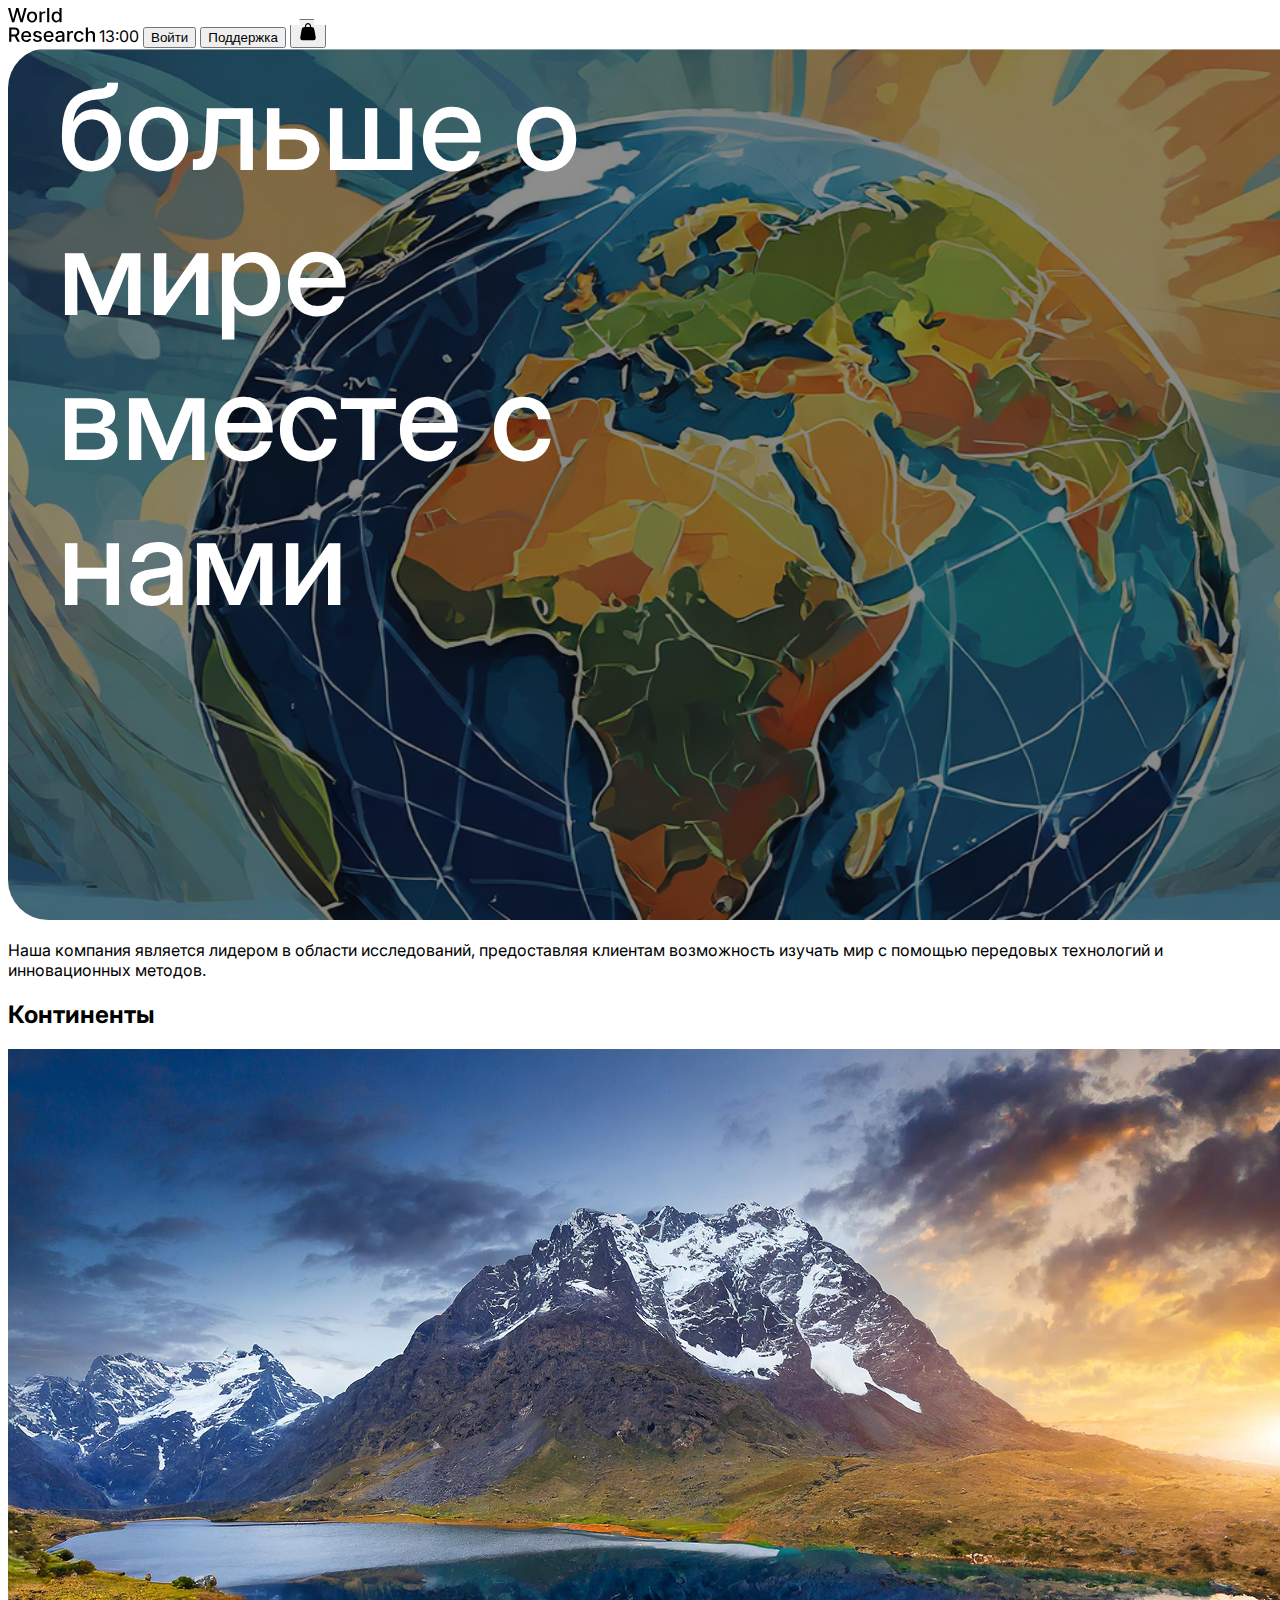
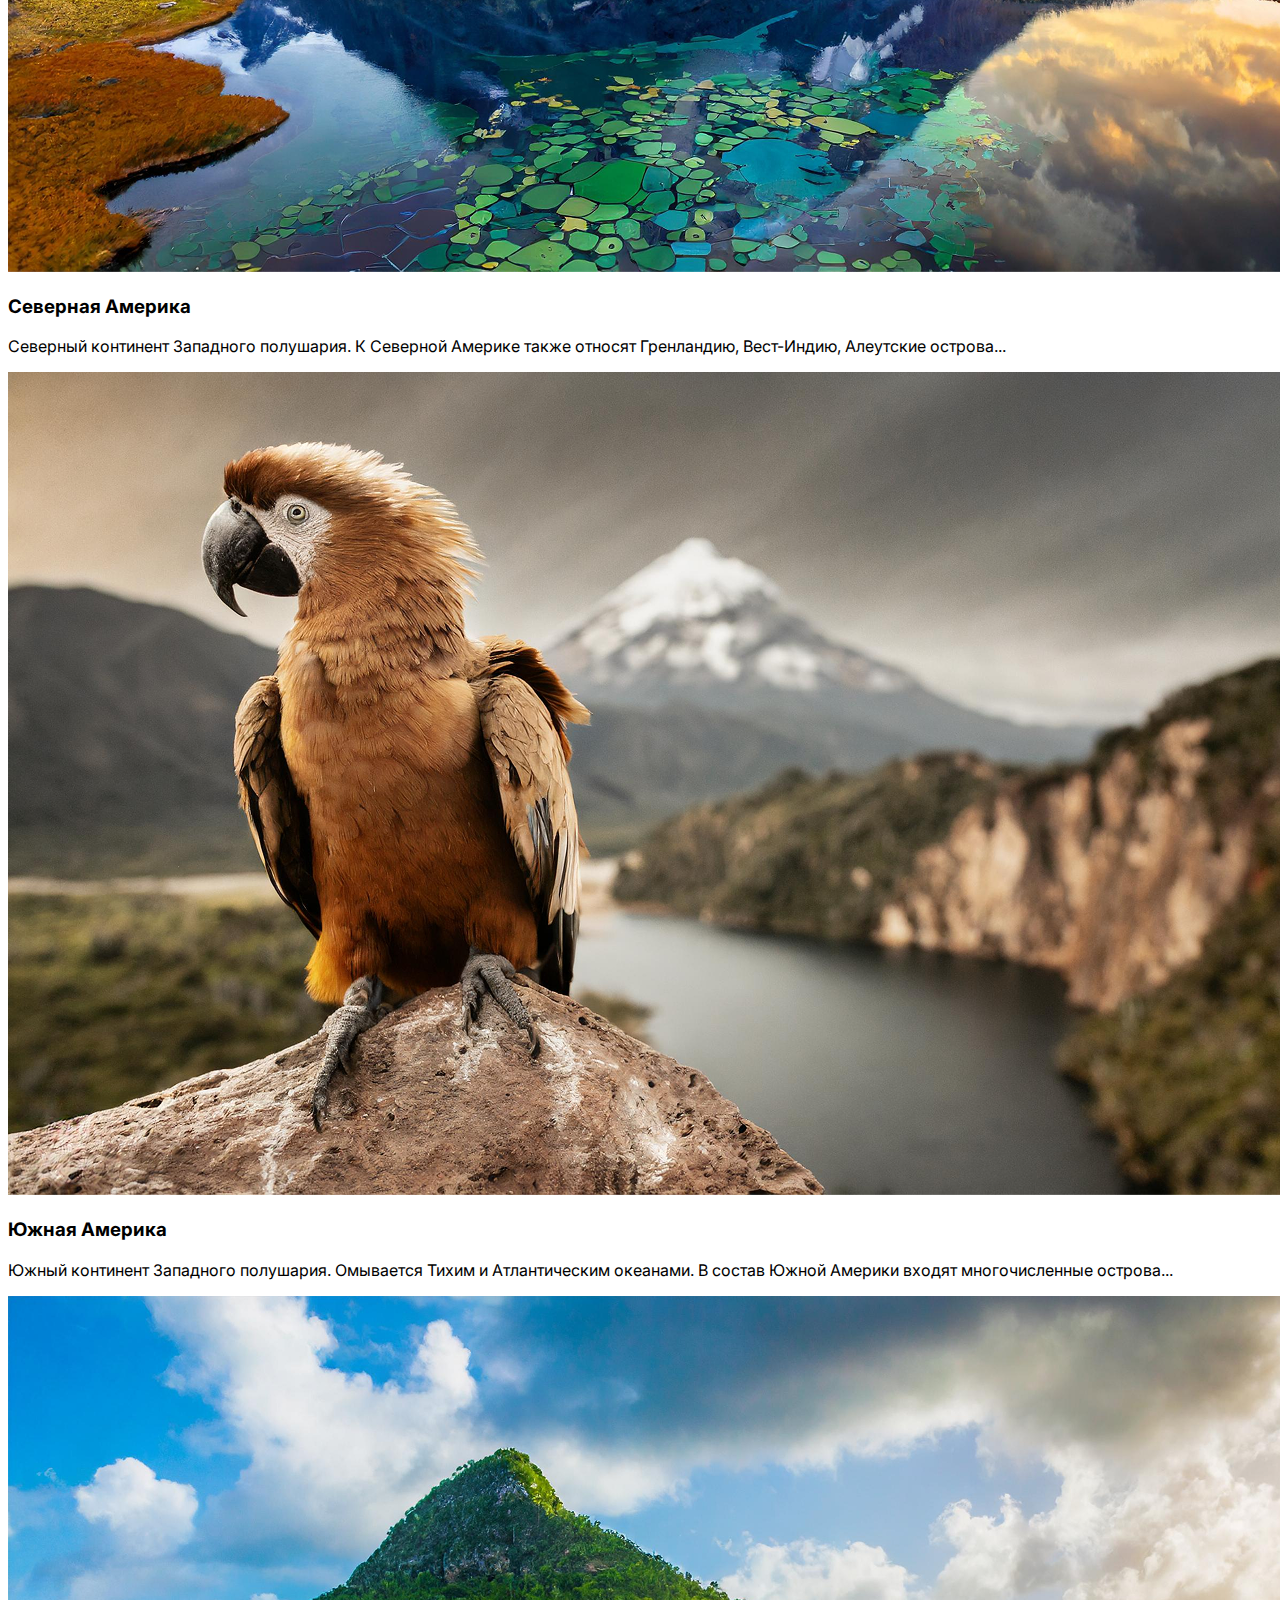
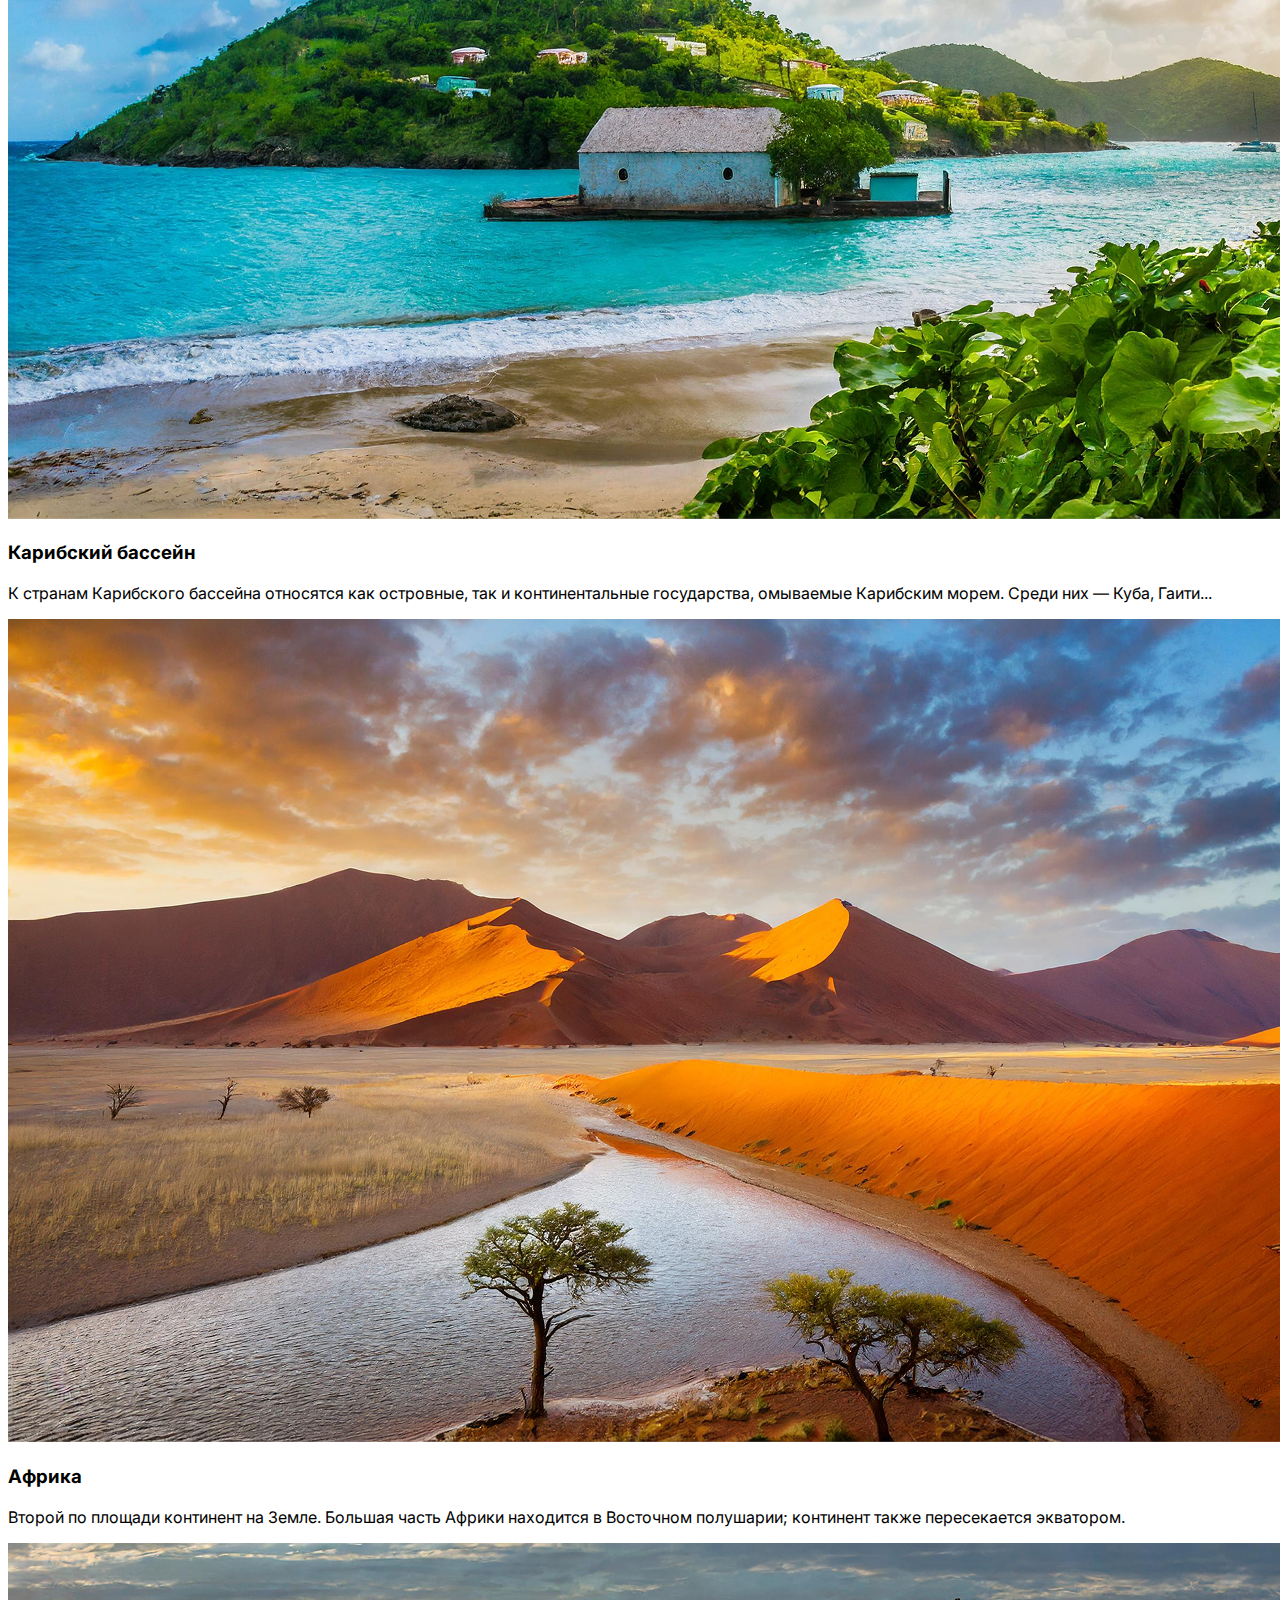
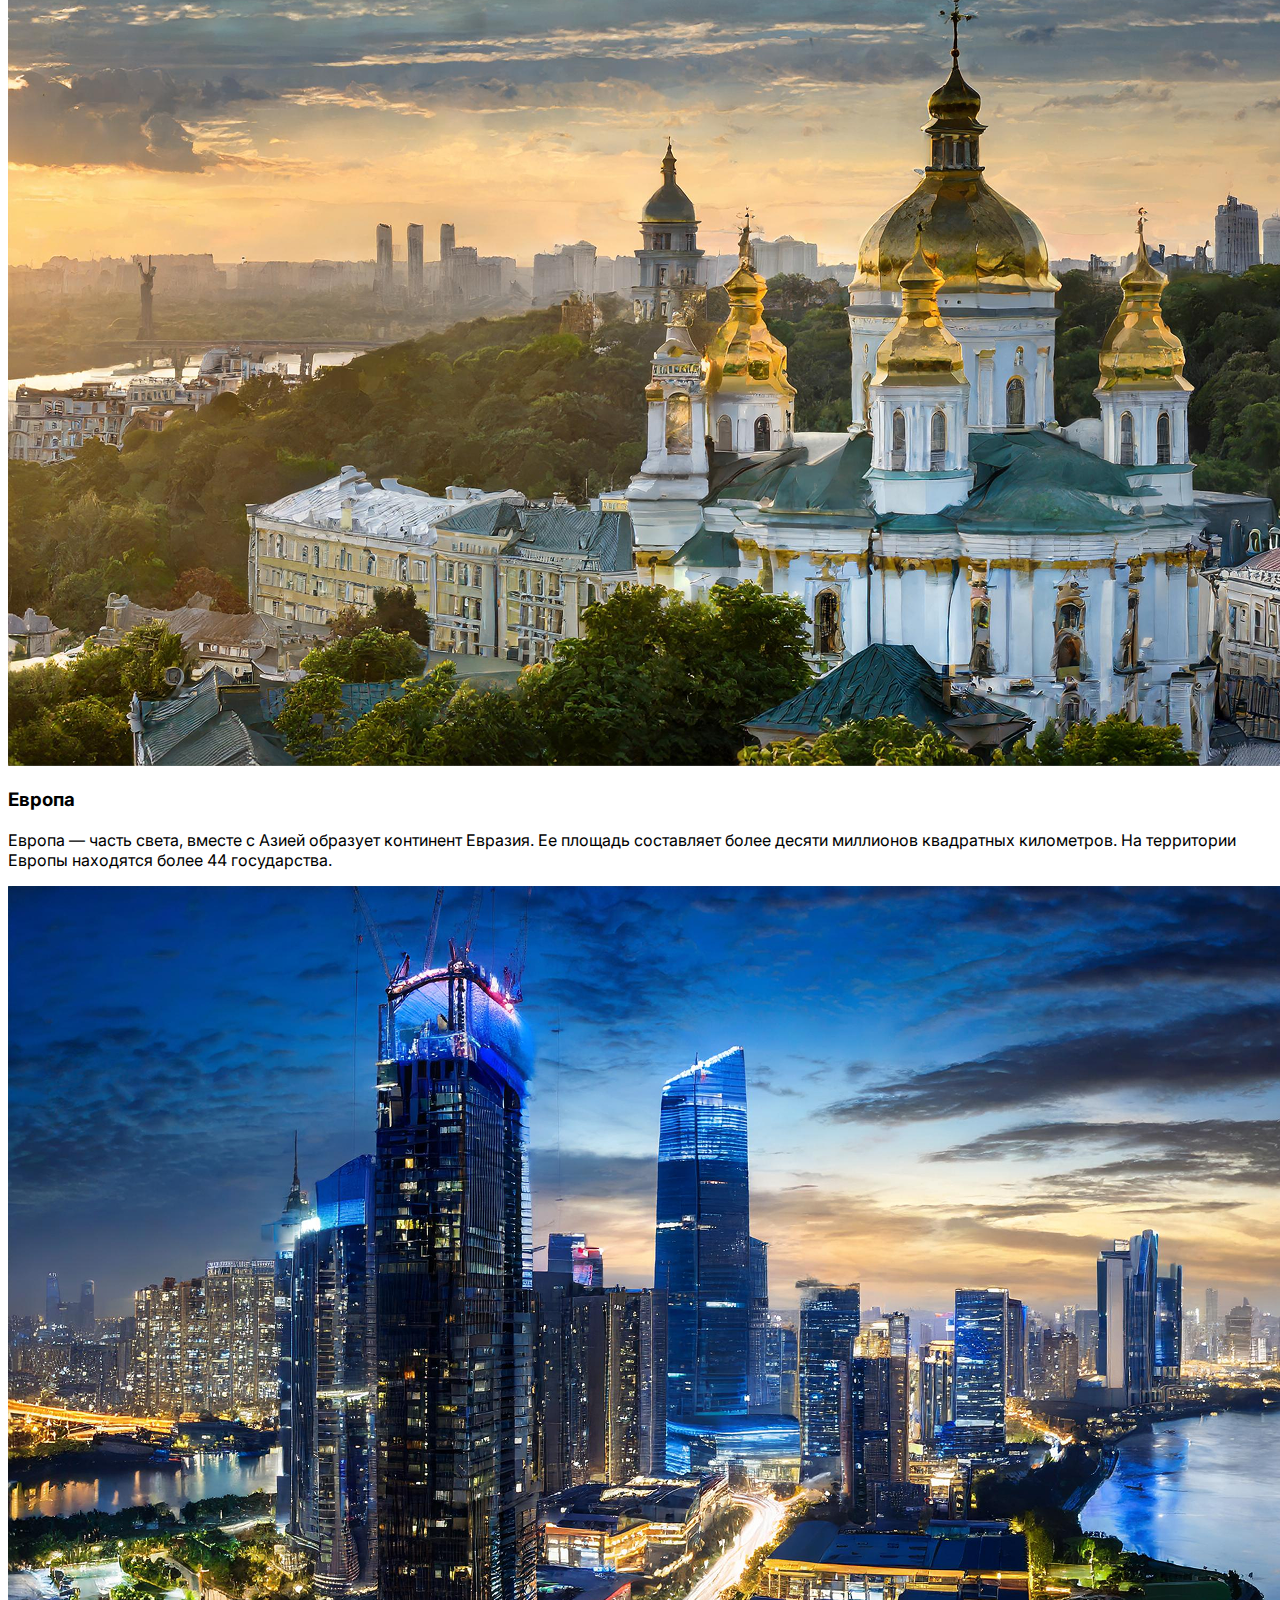
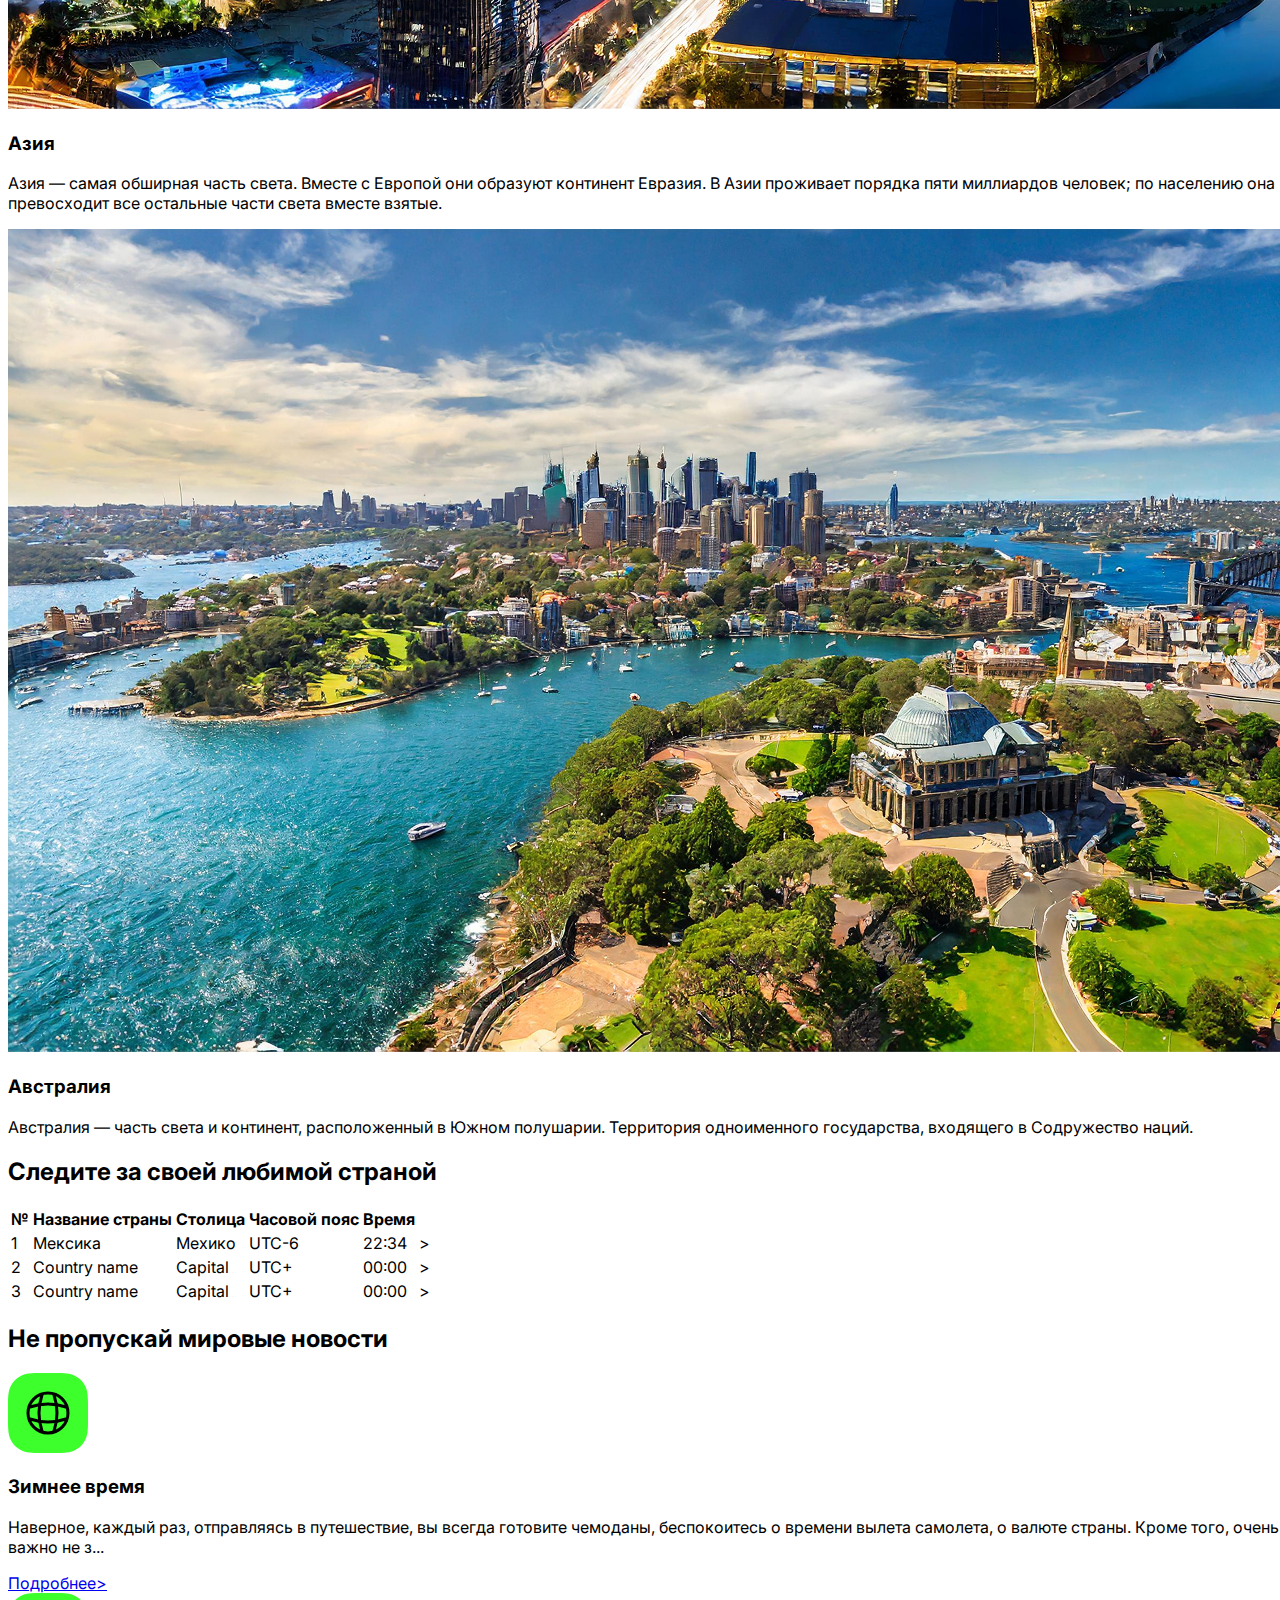
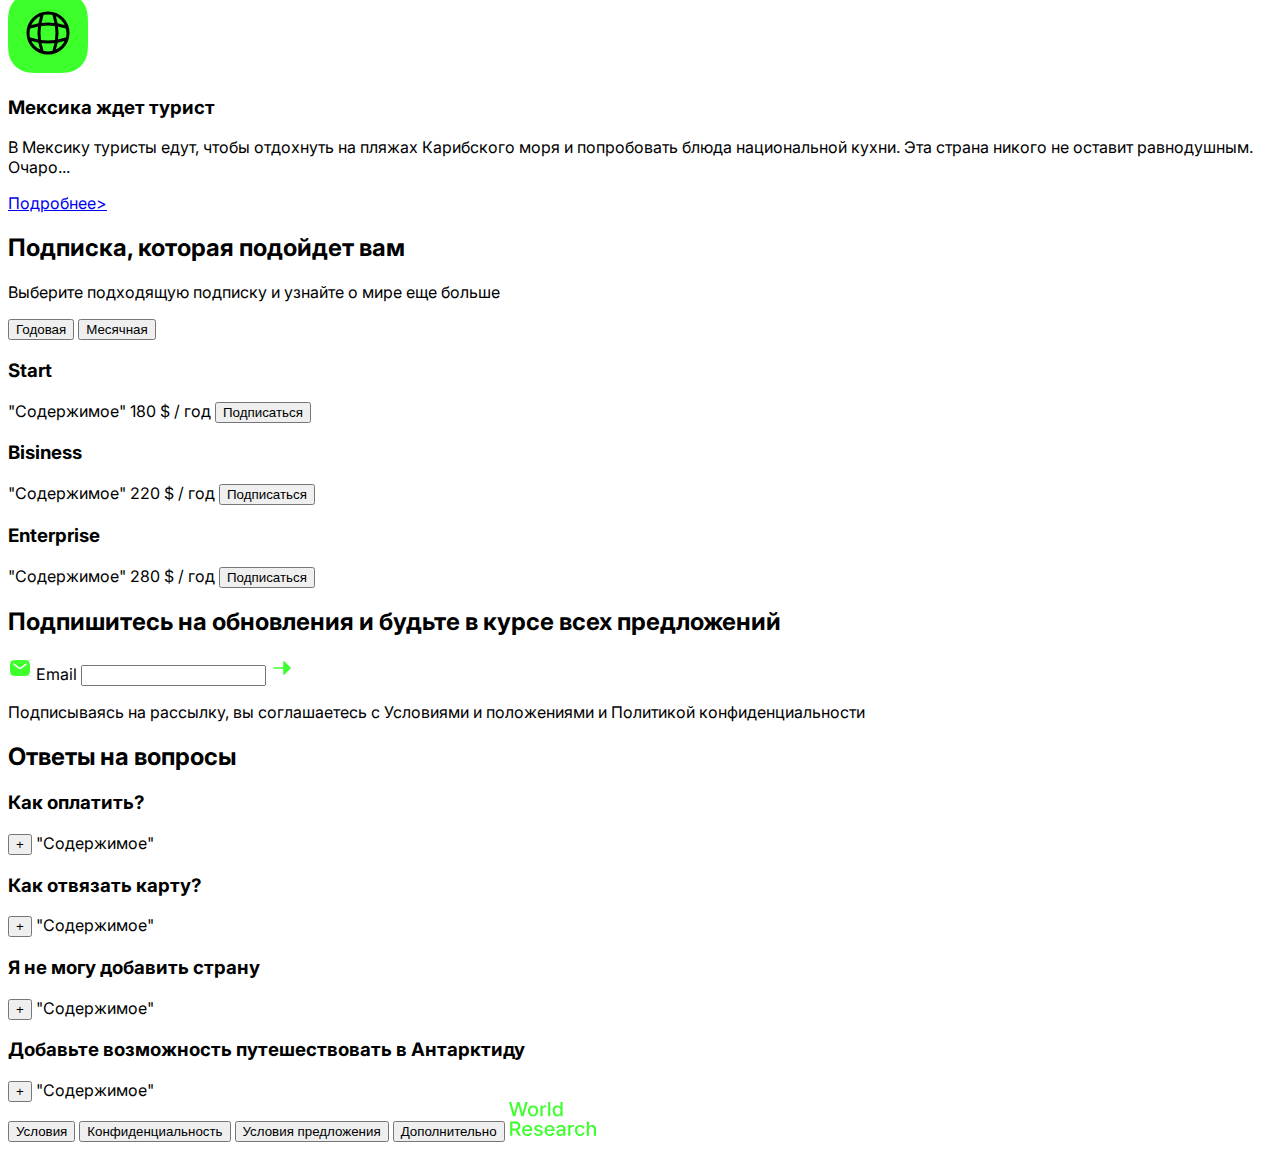
<file: index.html>
<!DOCTYPE html>
<html>
<head>
  <link rel="stylesheet" href="index.css">
  <link rel="preconnect" href="https://fonts.googleapis.com">
  <link rel="preconnect" href="https://fonts.gstatic.com" crossorigin>
  <link href="https://fonts.googleapis.com/css2?family=Inter:ital,opsz,wght@0,14..32,100..900;1,14..32,100..900&display=swap" rel="stylesheet">
</head>
<body>
  <header>
    <nav>
      <img src="Materials\LOGO_header.svg" alt="лого_WorldResearch">
      <time datetime="T13:00">13:00</time>
      <button>Войти</button>
      <button>Поддержка</button>
      <button><img src="Materials/BAG_SVG.svg"></button>
    </nav>
  </header>
  <div class="Initial_Image">
    <img src="Materials\Earth_PNG.png" alt="Начальное изображение-планета Земля">
    <div class="Text_overlay">
    <span>Узнайте больше о мире вместе с нами</span>
    </div>
  </div>
  <article>
    <p>Наша компания является лидером в области исследований, предоставляя клиентам возможность изучать мир с помощью передовых технологий и инновационных методов.</p>
  </article>  
  <section>
      <h2>Континенты</h2>
      <article class="card_NorthAmerica">
      <img src="Materials\NorthAmerica_PNG.png" alt="карточка-Северная Америка">
      <h3>Северная Америка</h3>
      <p>Северный континент Западного полушария. К Северной Америке также относят Гренландию, Вест-Индию, Алеутские острова...</p>
      </article>
      <article class="card_SouthAmerica">
        <img src="Materials\SouthAmerica_PNG.png" alt="карточка-Южная Америка">
        <h3>Южная Америка</h3>
        <p>Южный континент Западного полушария. Омывается Тихим и Атлантическим океанами. В состав Южной Америки входят многочисленные острова...</p>
      </article>
      <article class="card_Caribbean">
        <img src="Materials\Caribbean_PNG.png" alt="карточка-Карибский бассейн">
        <h3>Карибский бассейн</h3>
        <p>К странам Карибского бассейна относятся как островные, так и континентальные государства, омываемые Карибским морем. Среди них — Куба, Гаити...</p>
      </article>
      <div class="card_Africa">
        <img src="Materials\Africa_PNG.png" alt="карточка-Африка">
        <h3>Африка</h3>
        <p>Второй по площади континент на Земле. Большая часть Африки находится в Восточном полушарии; континент также пересекается экватором.</p>
      </div>
      <article class="card_Europe">
        <img src="Materials\Europe_PNG.png" alt="карточка-Европа">
        <h3>Европа</h3>
        <p>Европа — часть света, вместе с Азией образует континент Евразия. Ее площадь составляет более десяти миллионов квадратных километров. На территории Европы находятся более 44 государства.</p>
      </article>
      <article class="card_Asia">
        <img src="Materials\Asia_PNG.png" alt="карточка-Азия">
        <h3>Азия</h3>
        <p>Азия — самая обширная часть света. Вместе с Европой они образуют континент Евразия. В Азии проживает порядка пяти миллиардов человек; по населению она превосходит все остальные части света вместе взятые.</p>
      </article>
      <article class="card_Australia">
        <img src="Materials\Australia_PNG.png" alt="карточка-Австралия">
        <h3>Австралия</h3>
        <p>Австралия — часть света и континент, расположенный в Южном полушарии. Территория одноименного государства, входящего в Содружество наций.</p>
      </article>
  </section>
  <section>
    <h2>Следите за своей любимой страной</h2>
    <table>
      <thead>
        <tr>
          <th>№</th>
          <th>Название страны</th>
          <th>Столица</th>
          <th>Часовой пояс</th>
          <th>Время</th>
          <th></th>
        </tr>
      </thead>
      <tbody>
        <tr>
          <td>1</td>
          <td>Мексика</td>
          <td>Мехико</td>
          <td>UTC-6</td>
          <td>22:34</td>
          <td>></td>
        </tr>
        <tr>
          <td>2</td>
          <td>Country name</td>
          <td>Capital</td>
          <td>UTC+</td>
          <td>00:00</td>
          <td>></td>
        </tr>
        <tr>
          <td>3</td>
          <td>Country name</td>
          <td>Capital</td>
          <td>UTC+</td>
          <td>00:00</td>
          <td>></td>
        </tr>
      </tbody>
    </table>
  </section>
  <section>
    <h2>Не пропускай мировые новости</h2>
    <div class="icon">
      <img src="Materials\ICON_WORLD.svg">
      <h3>Зимнее время</h3>
      <p>
        Наверное, каждый раз, отправляясь в путешествие, вы всегда готовите чемоданы, беспокоитесь о времени вылета самолета, о валюте страны. Кроме того, очень важно не з...
      </p>
      <a href = "...">Подробнее></a>
    </div>
    <div class="icon">
      <img src="Materials\ICON_WORLD.svg">
      <h3>Мексика ждет турист</h3>
      <p>
        В Мексику туристы едут, чтобы отдохнуть на пляжах Карибского моря и попробовать блюда национальной кухни. Эта страна никого не оставит равнодушным. Очаро...
      </p>
      <a href = "...">Подробнее></a>
    </div>
  </section>
  <section>
    <h2>Подписка, которая подойдет вам</h2>
    <p>Выберите подходящую подписку и узнайте о мире еще больше</p>
    <button>Годовая</button>
    <button>Месячная</button>
    <article>
      <h3>Start</h3> 
      <span>"Содержимое"</span>
      <span>180 $ / год</span>
      <button>Подписаться</button>
    </article>
    <article>
      <h3>Bisiness</h3> 
      <span>"Содержимое"</span>
      <span>220 $ / год</span>
      <button>Подписаться</button>
    </article>  
    <article>
      <h3>Enterprise</h3> 
      <span>"Содержимое"</span>
      <span>280 $ / год</span>
      <button>Подписаться</button>
    </article>
  </section>
  <section>
      <h2>Подпишитесь на обновления и будьте в курсе всех предложений</h2> 
      <label>
      <img src="Materials\Letter.svg">
      Email
      <input type = "email"/>
      <img src="Materials\Arrow_Right.svg">
      </label> 
      <p>Подписываясь на рассылку, вы соглашаетесь с Условиями и положениями и Политикой конфиденциальности</p>
  </section>
  <section>
    <h2>Ответы на вопросы</h2>
      
      <h3>Как оплатить?</h3> 
      <button>+</button>
      <span>"Содержимое"</span>
      
      <h3>Как отвязать карту?</h3> 
      <button>+</button>
      <span>"Содержимое"</span>
    
      <h3>Я не могу добавить страну</h3> 
      <button>+</button>
      <span>"Содержимое"</span>
      
      <h3>Добавьте возможность путешествовать в Антарктиду</h3> 
      <button>+</button>
      <span>"Содержимое"</span>
  </section>
  <footer>
    <button>Условия</button>
    <button>Конфиденциальность</button>
    <button>Условия предложения</button>
    <button>Дополнительно</button>
    <img src="Materials\LOGO_footer.svg" alt="лого_WorldResearch">
  </footer>
</body>
</html>
</file>
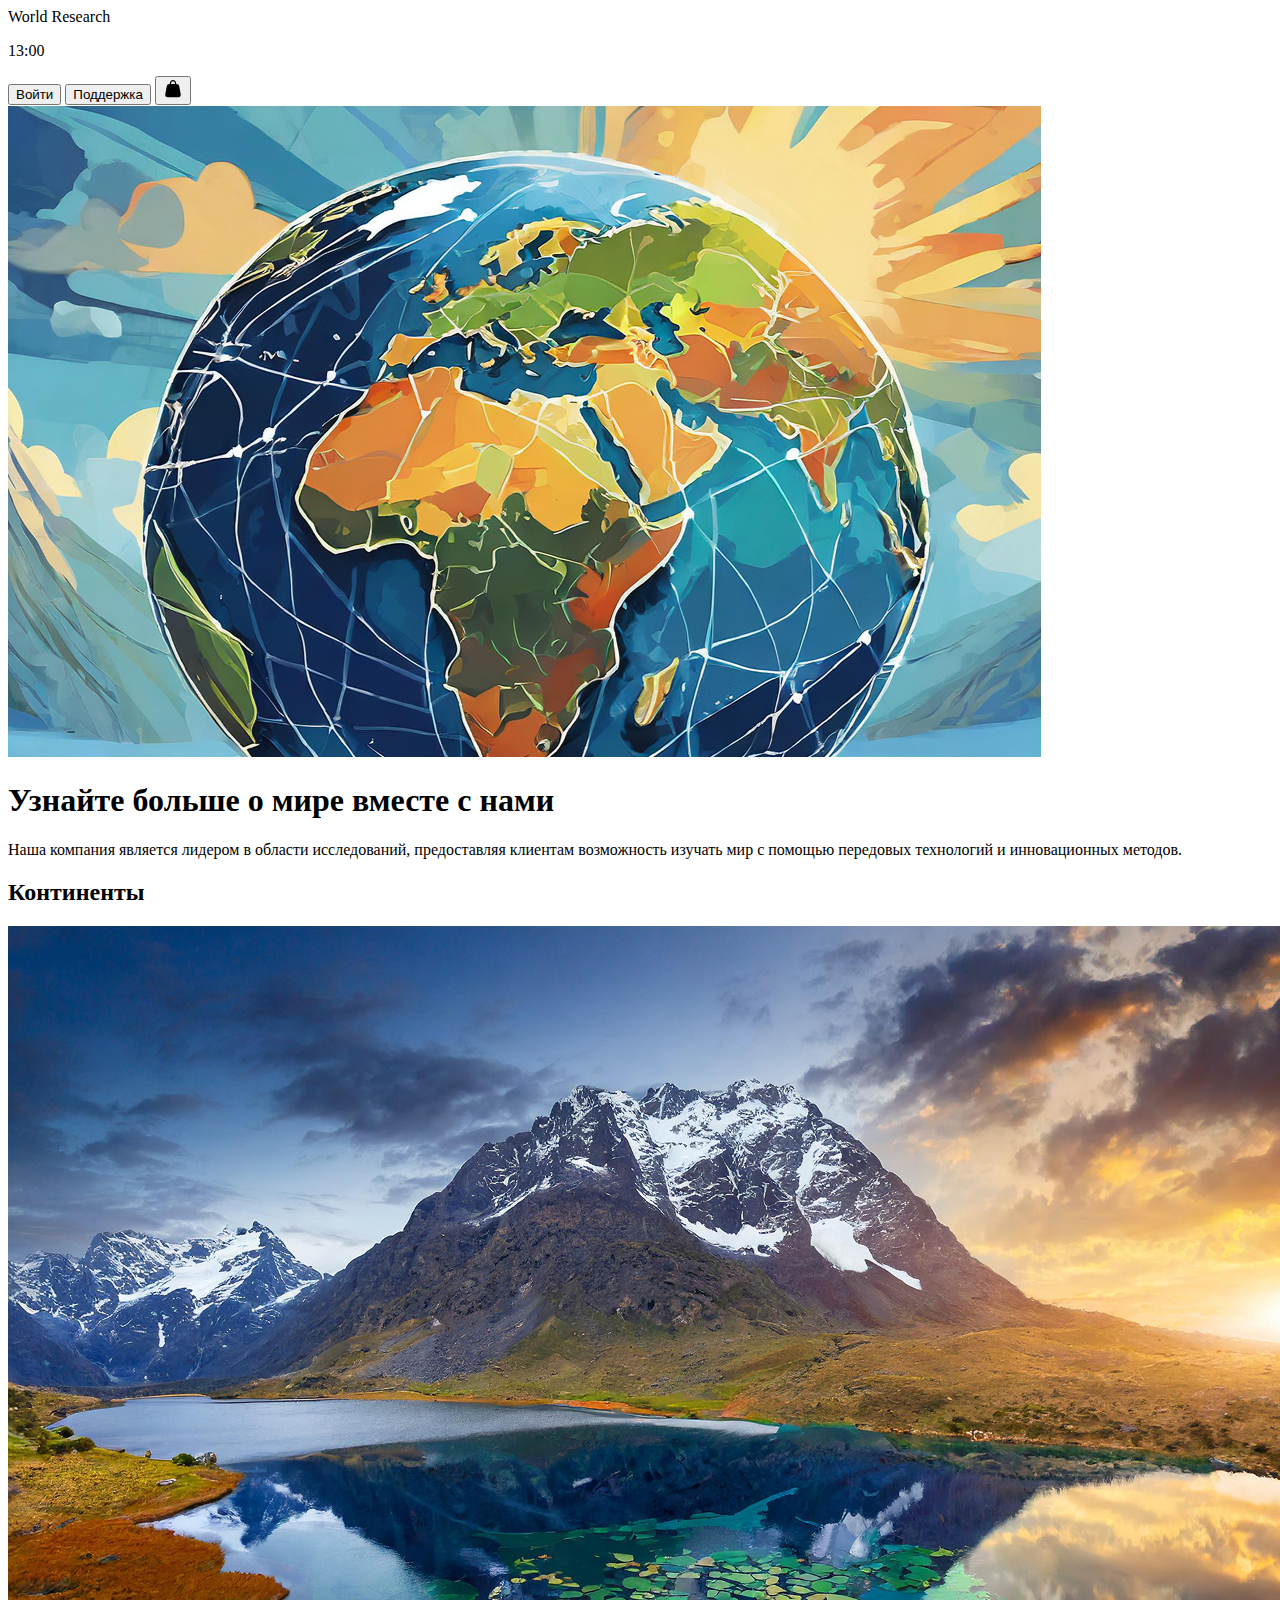
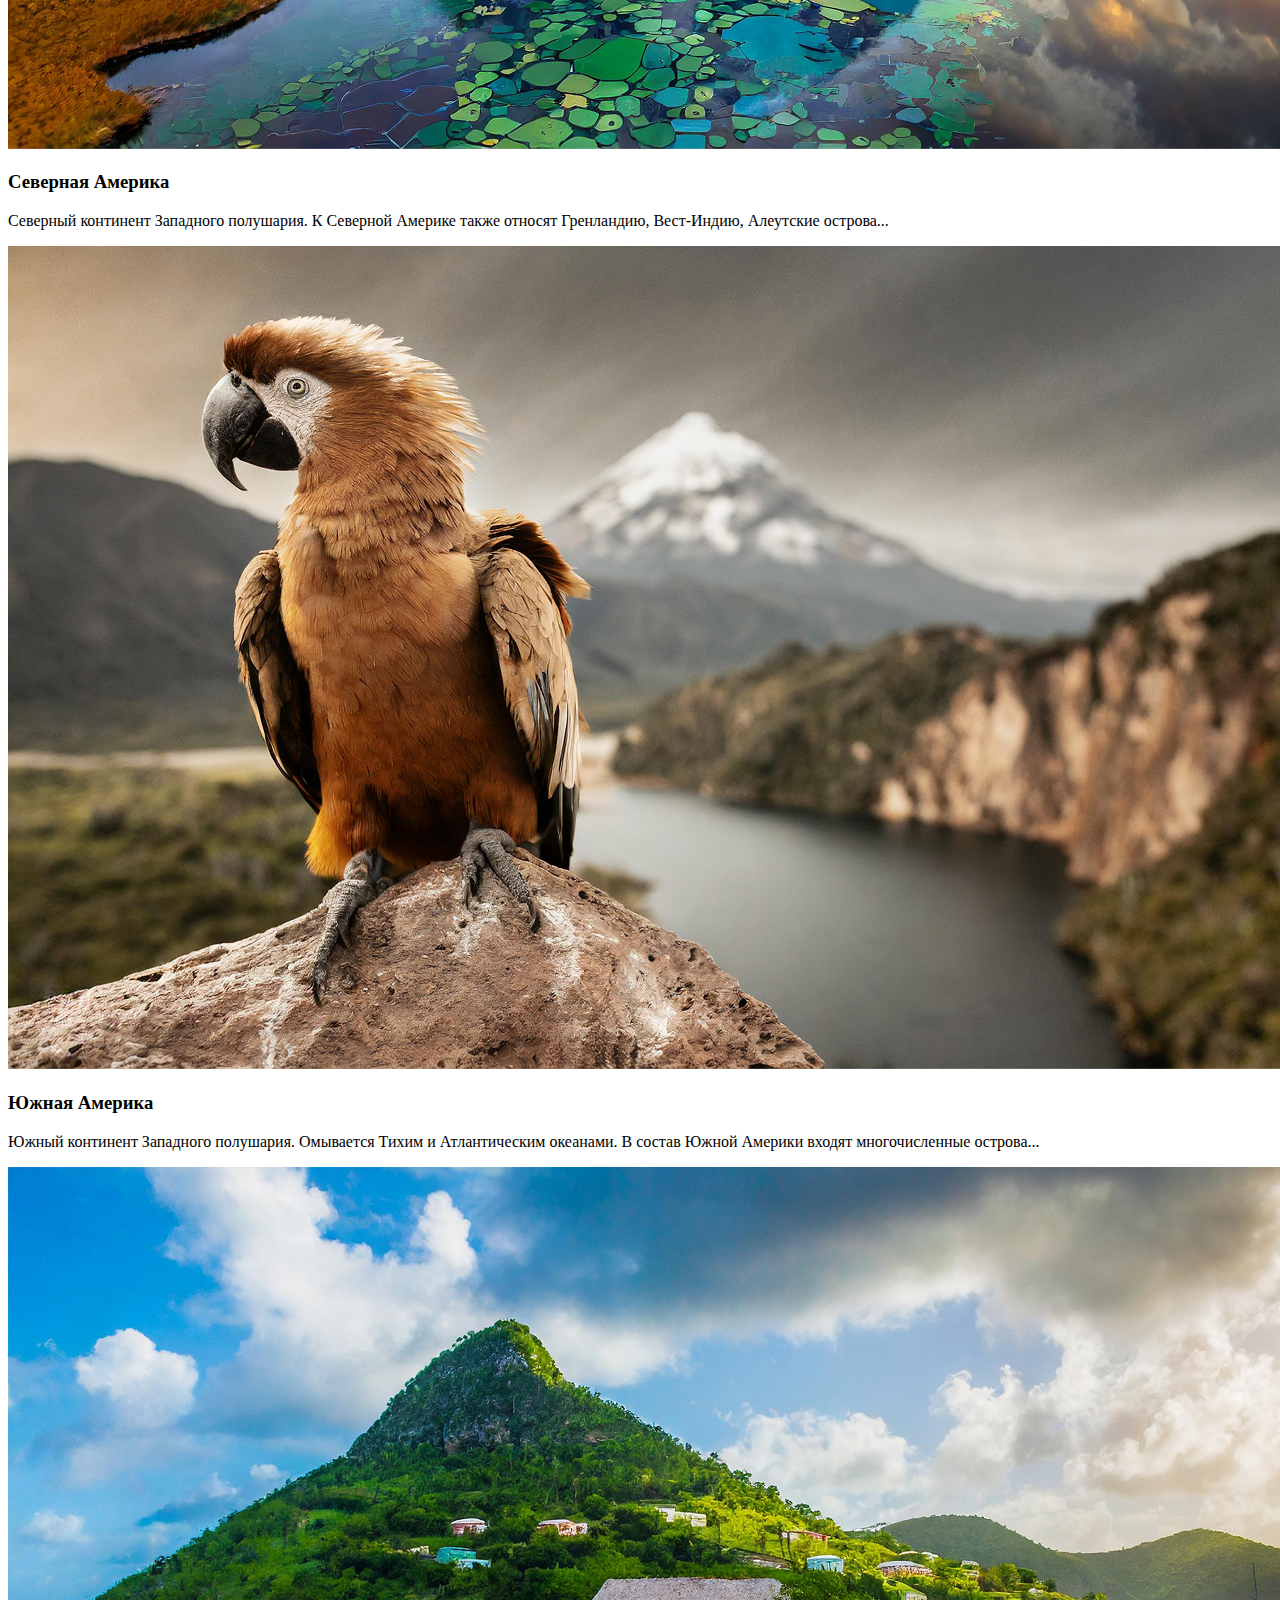
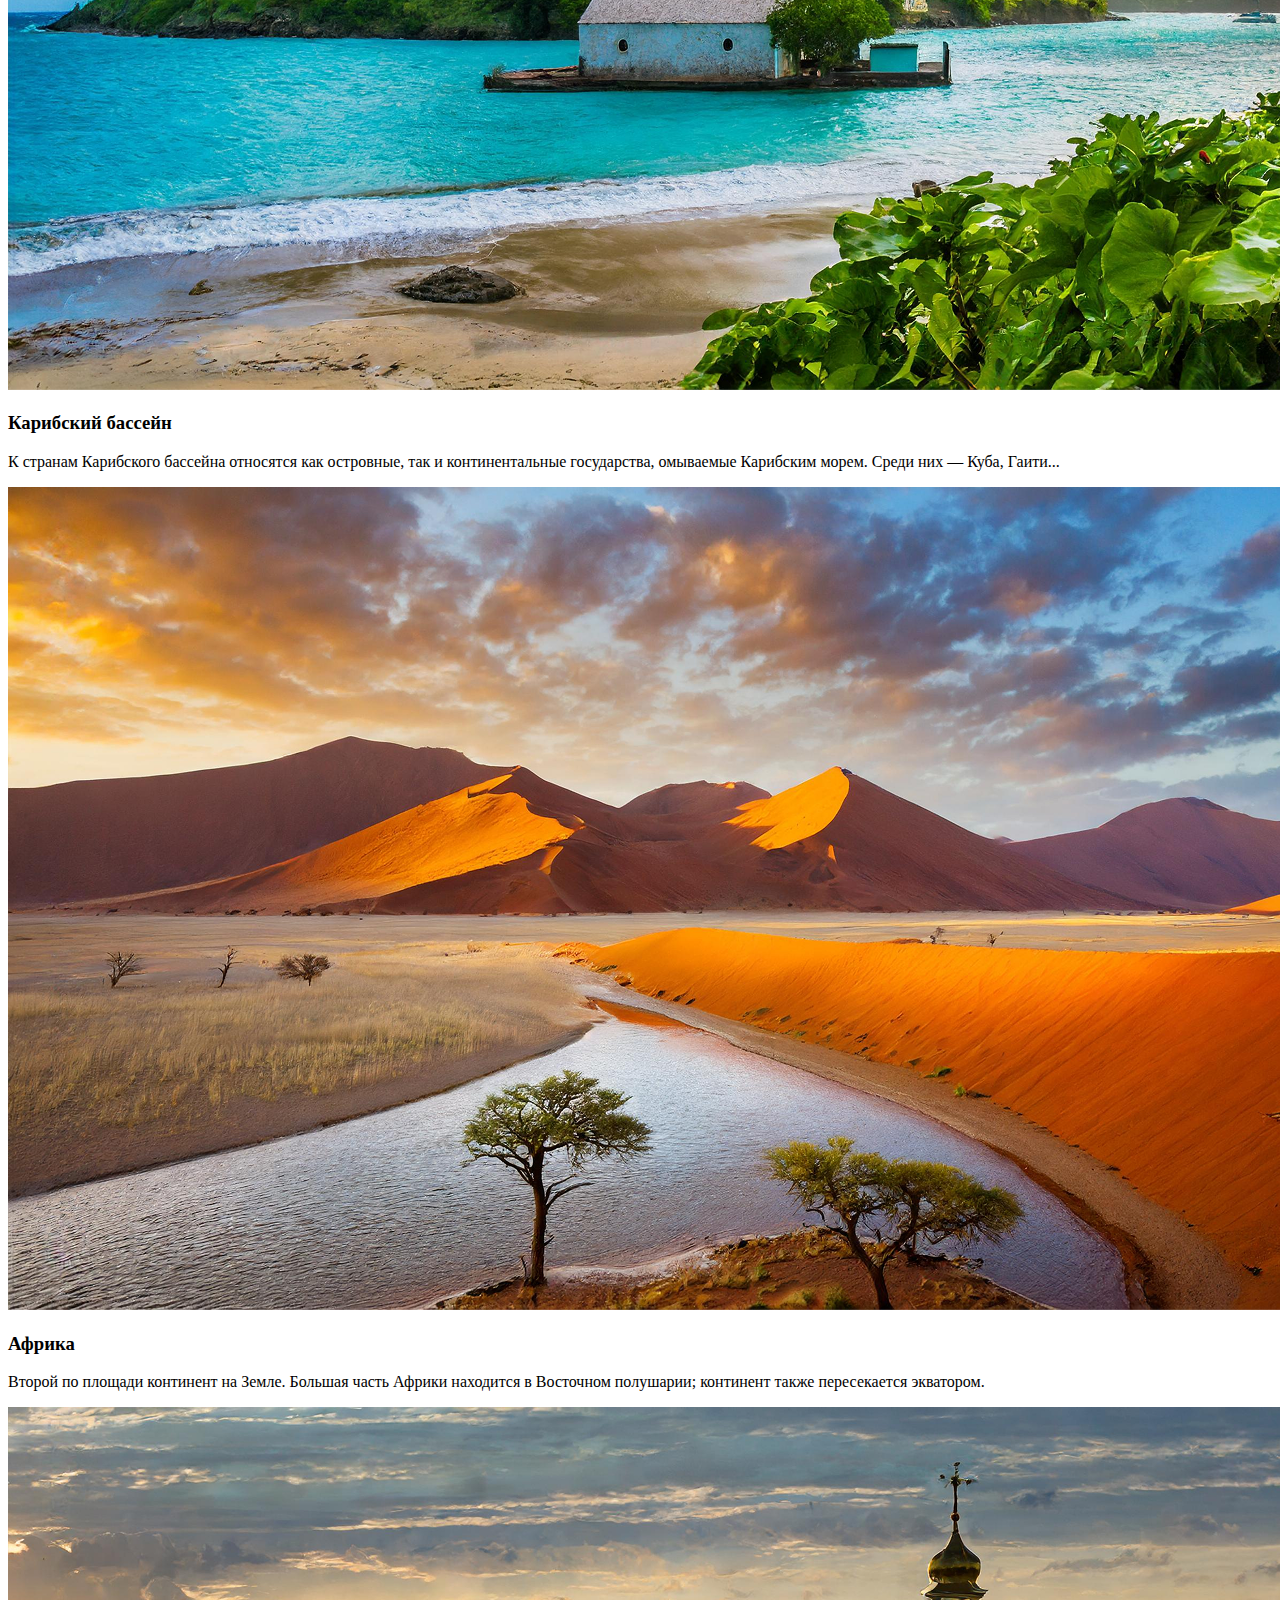
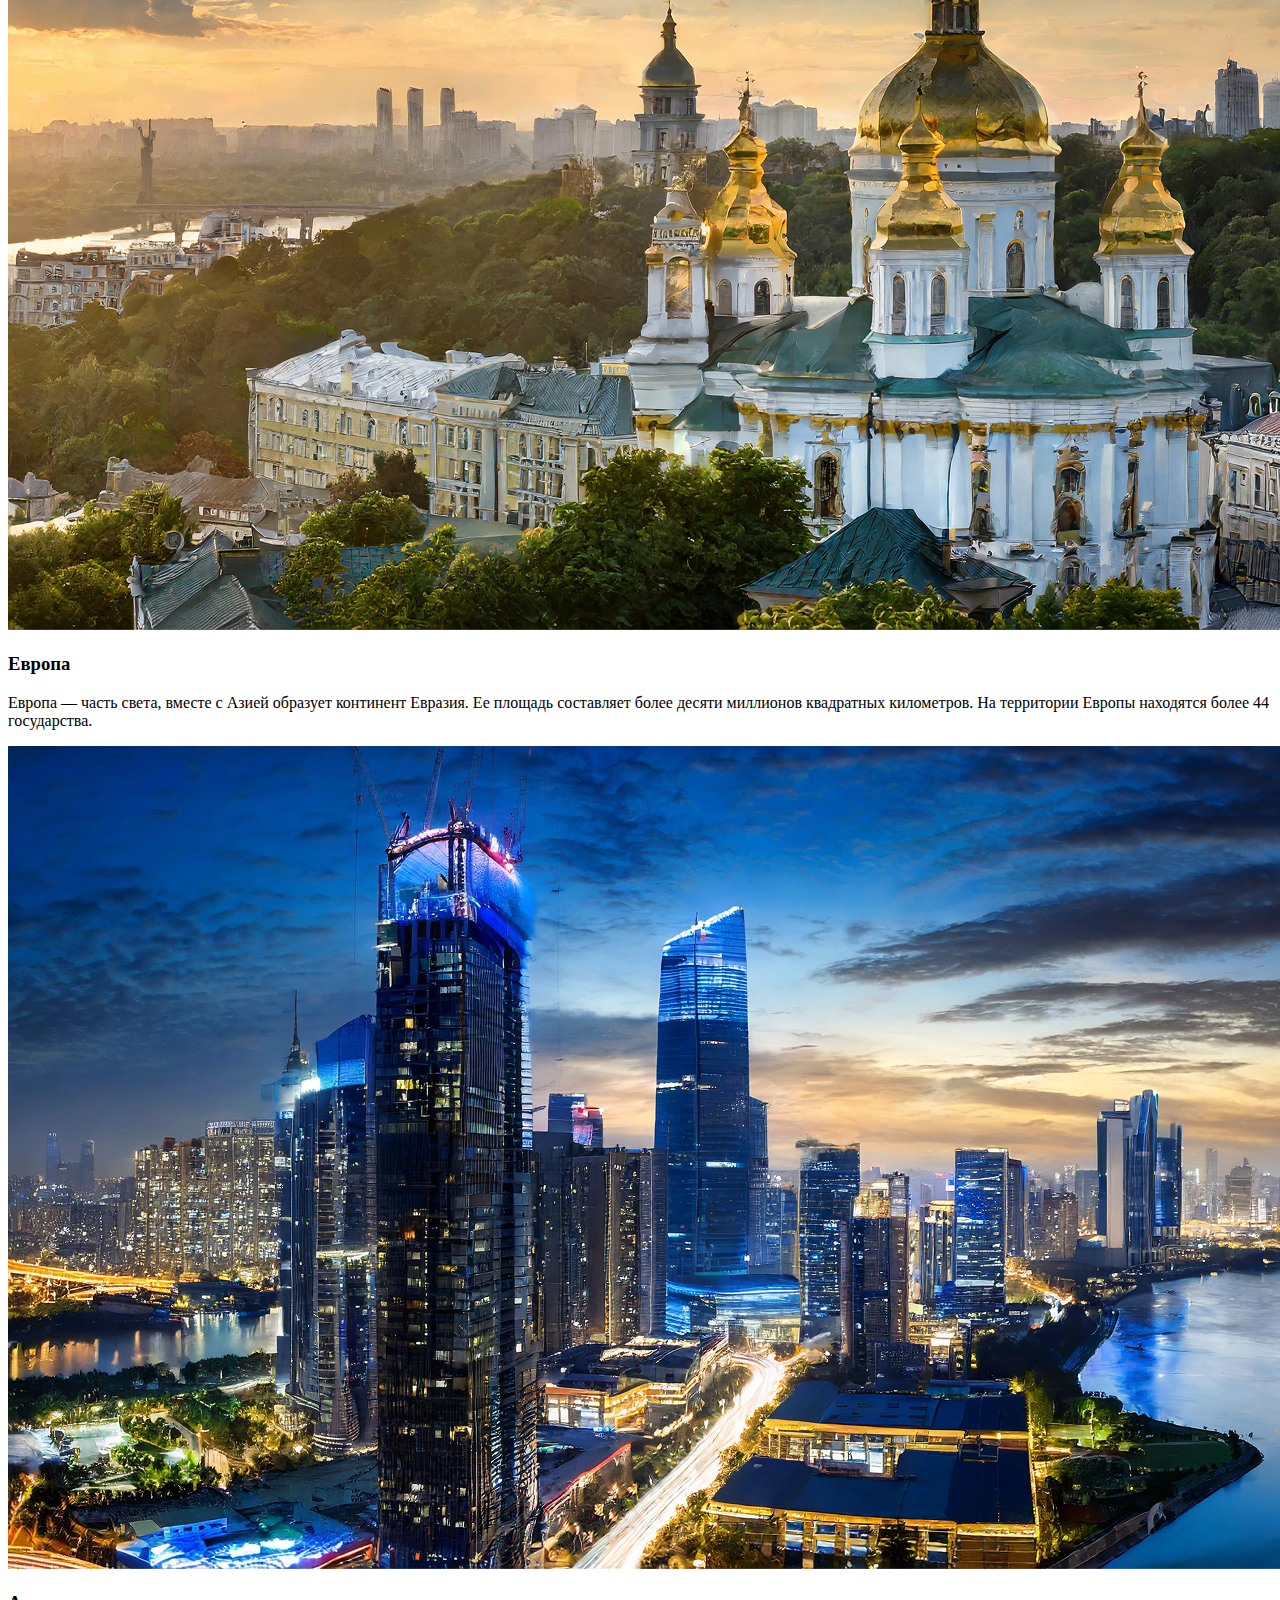
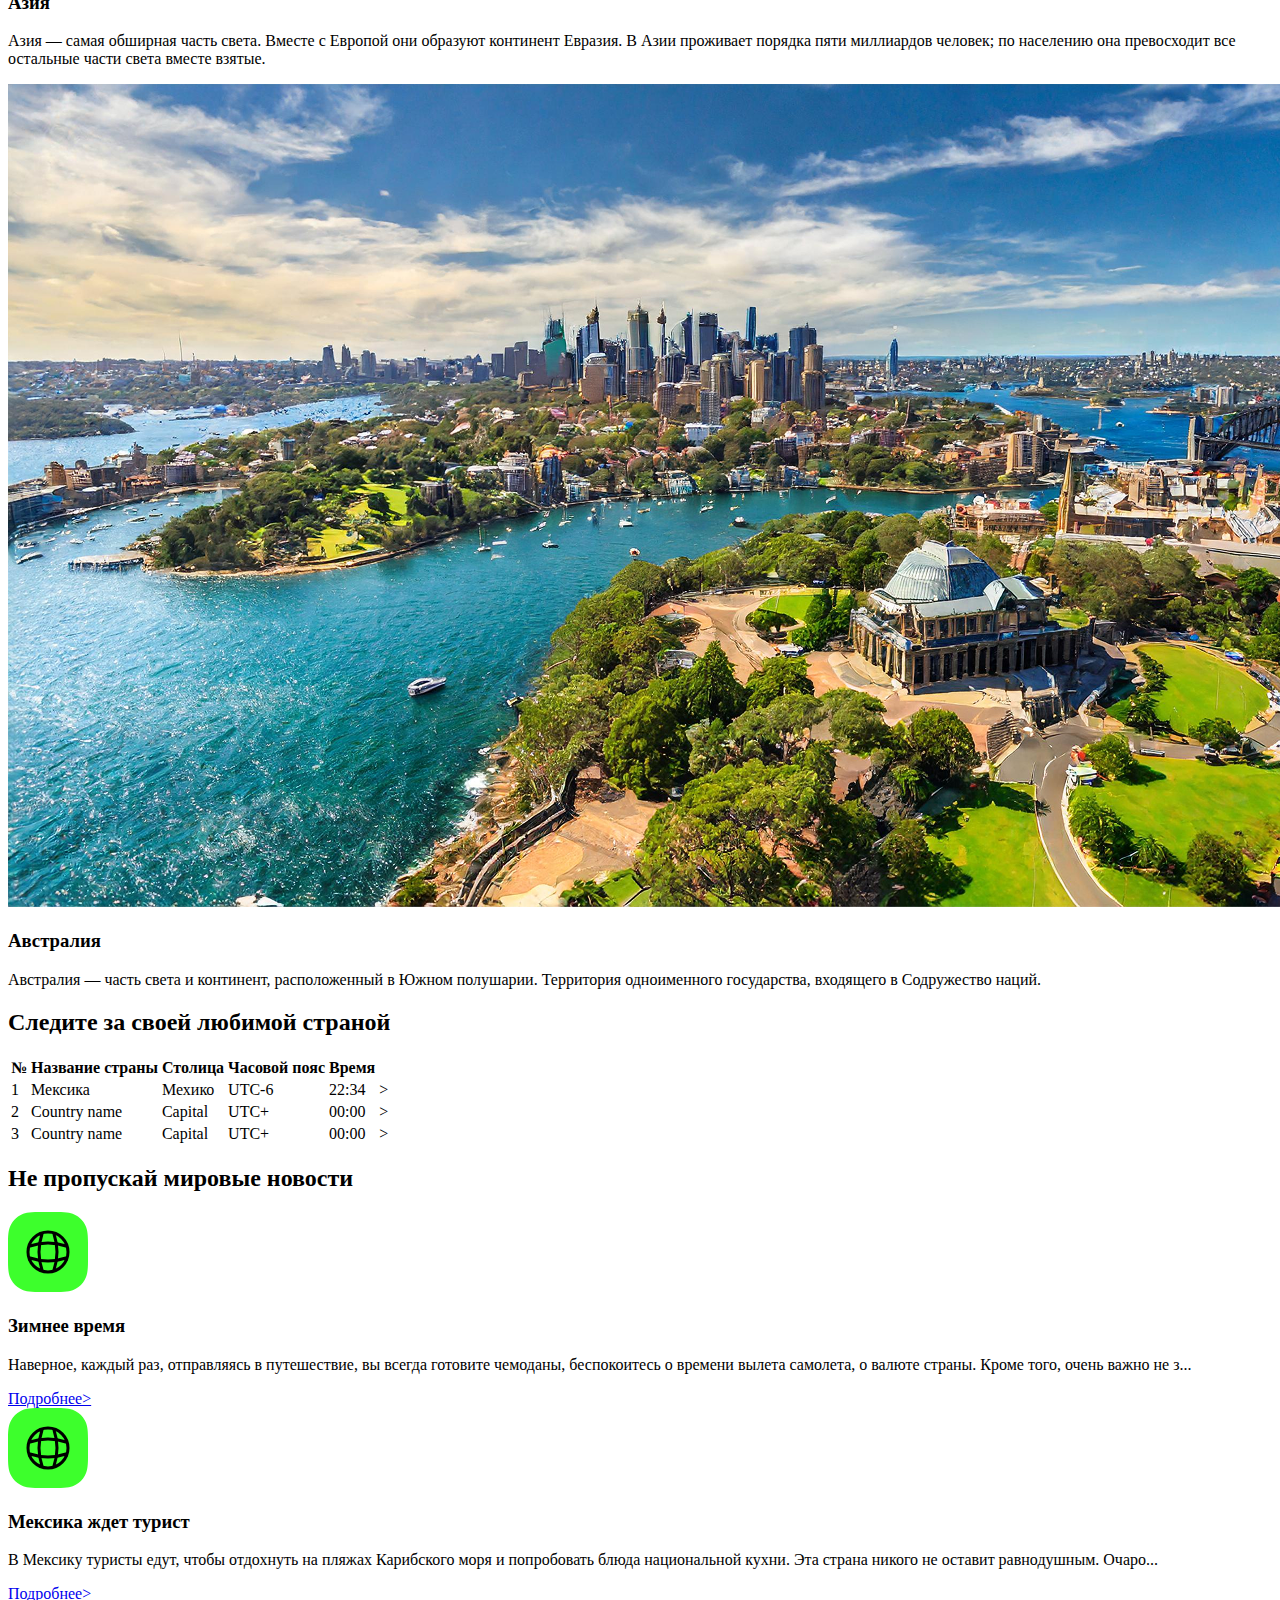
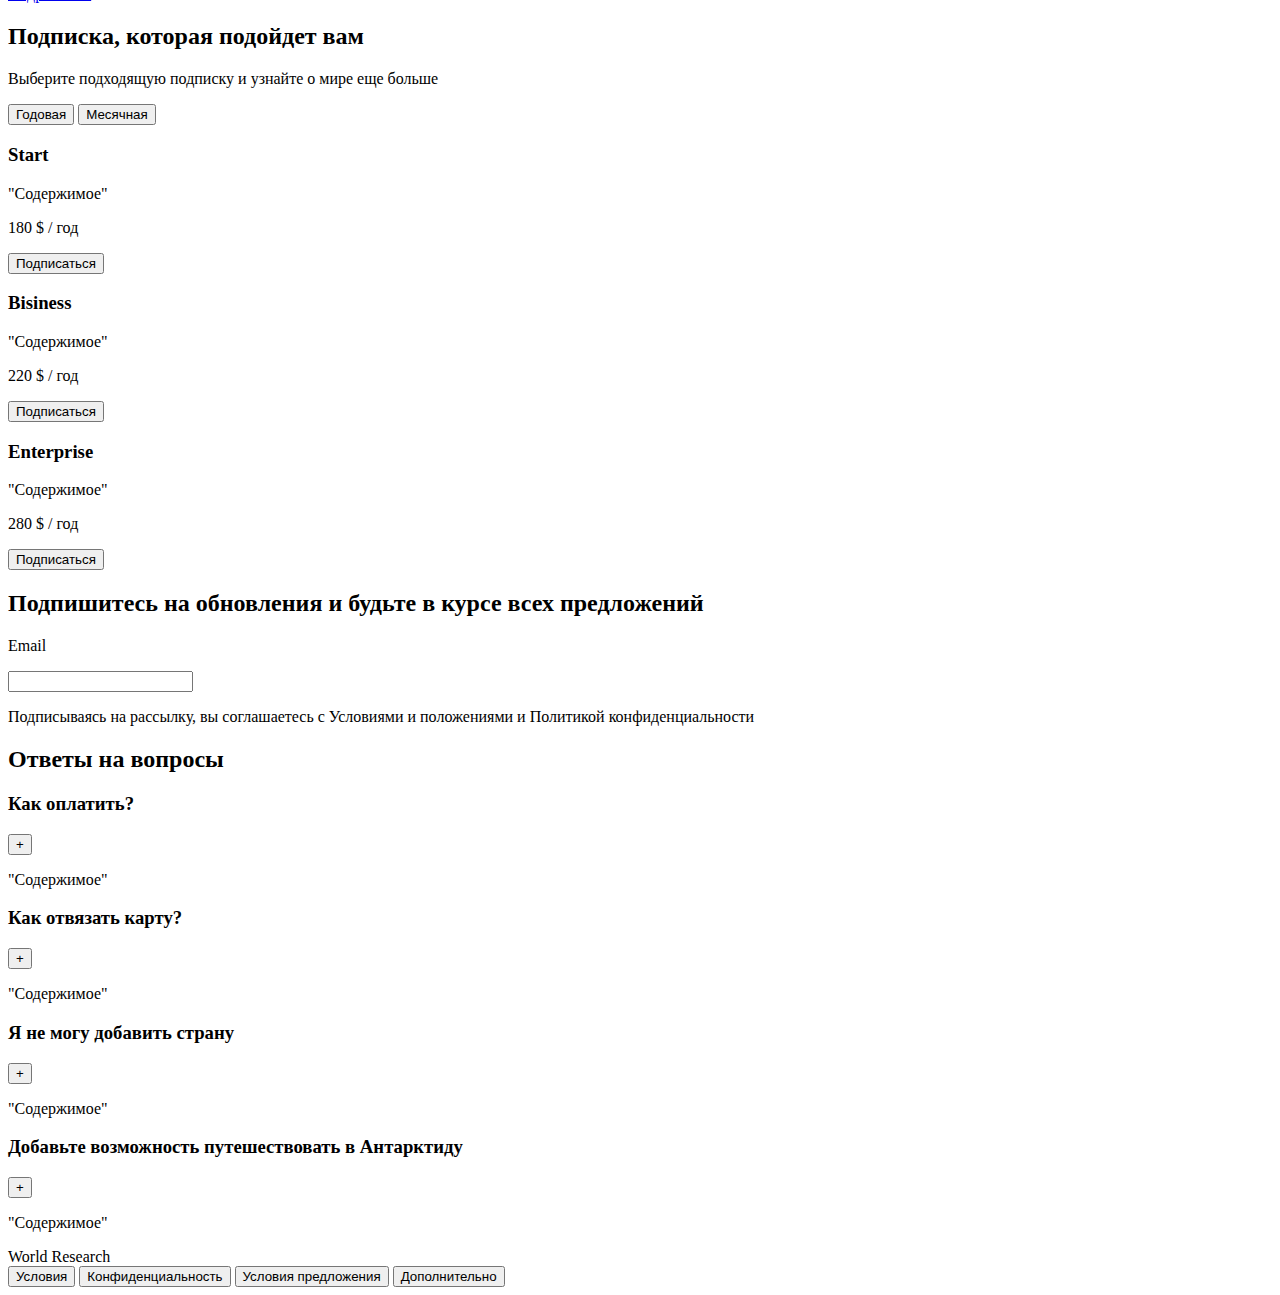
<file: CourseworkAZI.html>
<!DOCTYPE html>
<html>
<head>
</head>
<body>
  <section>
    <nav>
      <header>World Research</header>
      <p><time datetime="T13:00">13:00</time></p> 
      <button>Войти</button>
      <button>Поддержка</button>
      <button><img src="Materials/BAG_SVG.svg"></button>
    </nav>
  </section>
  <section>
      <div class="background_image">
        <img src="Materials\Earth_PNG.png" alt="Планета Земля">
        <h1>Узнайте больше о мире вместе с нами</h1>
      </div>
  </section >
  <section>
    <p>
      Наша компания является лидером в области исследований, предоставляя клиентам возможность изучать мир с помощью передовых технологий и инновационных методов.
    </p>
  </section>
  <section>
      <h2>Континенты</h2>
      <div class="image1">
      <img src="Materials\NorthAmerica_PNG.png">
      <h3>Северная Америка</h3>
      <p>Северный континент Западного полушария. К Северной Америке также относят Гренландию, Вест-Индию, Алеутские острова...</p>
      </div>
      <div class="image2">
        <img src="Materials\SouthAmerica_PNG.png">
        <h3>Южная Америка</h3>
        <p>Южный континент Западного полушария. Омывается Тихим и Атлантическим океанами. В состав Южной Америки входят многочисленные острова...</p>
      </div>
      </div>
      <div class="image3">
        <img src="Materials\Caribbean_PNG.png">
        <h3>Карибский бассейн</h3>
        <p>К странам Карибского бассейна относятся как островные, так и континентальные государства, омываемые Карибским морем. Среди них — Куба, Гаити...</p>
      </div>
      <div class="image4">
        <img src="Materials\Africa_PNG.png">
        <h3>Африка</h3>
        <p>Второй по площади континент на Земле. Большая часть Африки находится в Восточном полушарии; континент также пересекается экватором.</p>
      </div>
      <div class="image5">
        <img src="Materials\Europe_PNG.png">
        <h3>Европа</h3>
        <p>Европа — часть света, вместе с Азией образует континент Евразия. Ее площадь составляет более десяти миллионов квадратных километров. На территории Европы находятся более 44 государства.</p>
      </div>
      <div class="image6">
        <img src="Materials\Asia_PNG.png">
        <h3>Азия</h3>
        <p>Азия — самая обширная часть света. Вместе с Европой они образуют континент Евразия. В Азии проживает порядка пяти миллиардов человек; по населению она превосходит все остальные части света вместе взятые.</p>
      </div>
      <div class="image7">
        <img src="Materials\Australia_PNG.png">
        <h3>Австралия</h3>
        <p>Австралия — часть света и континент, расположенный в Южном полушарии. Территория одноименного государства, входящего в Содружество наций.</p>
      </div>
  </section>
  <section>
    <h2>Следите за своей любимой страной</h2>
    <table>
      <thead>
        <tr>
          <th>№</th>
          <th>Название страны</th>
          <th>Столица</th>
          <th>Часовой пояс</th>
          <th>Время</th>
          <th></th>
        </tr>
      </thead>
      <tbody>
        <tr>
          <td>1</td>
          <td>Мексика</td>
          <td>Мехико</td>
          <td>UTC-6</td>
          <td>22:34</td>
          <td>></td>
        </tr>
        <tr>
          <td>2</td>
          <td>Country name</td>
          <td>Capital</td>
          <td>UTC+</td>
          <td>00:00</td>
          <td>></td>
        </tr>
        <tr>
          <td>3</td>
          <td>Country name</td>
          <td>Capital</td>
          <td>UTC+</td>
          <td>00:00</td>
          <td>></td>
        </tr>
      </tbody>
    </table>
  </section>
  <section>
    <h2>Не пропускай мировые новости</h2>
    <div class="icon">
      <img src="Materials\ICON_WORLD.svg">
      <h3>Зимнее время</h3>
      <p>
        Наверное, каждый раз, отправляясь в путешествие, вы всегда готовите чемоданы, беспокоитесь о времени вылета самолета, о валюте страны. Кроме того, очень важно не з...
      </p>
      <a href = "...">Подробнее></a>
    </div>
    <div class="icon">
      <img src="Materials\ICON_WORLD.svg">
      <h3>Мексика ждет турист</h3>
      <p>
        В Мексику туристы едут, чтобы отдохнуть на пляжах Карибского моря и попробовать блюда национальной кухни. Эта страна никого не оставит равнодушным. Очаро...
      </p>
      <a href = "...">Подробнее></a>
    </div>
  </section>
  <section>
    <h2>Подписка, которая подойдет вам</h2>
    <p>Выберите подходящую подписку и узнайте о мире еще больше</p>
    <button>Годовая</button>
    <button>Месячная</button>
    <section>
      <h3>Start</h3> 
      <p>"Содержимое"</p>
      <p>180 $ / год</p>
      <button>Подписаться</button>
    </section>
    <section>
      <h3>Bisiness</h3> 
      <p>"Содержимое"</p>
      <p>220 $ / год</p>
      <button>Подписаться</button>
    </section>
    <section>
      <h3>Enterprise</h3> 
      <p>"Содержимое"</p>
      <p>280 $ / год</p>
      <button>Подписаться</button>
    </section>
  </section>
  <section>
      <h2>Подпишитесь на обновления и будьте в курсе всех предложений</h2> 
      <p>Email</p> 
      <input type = "email"/>
      <p>Подписываясь на рассылку, вы соглашаетесь с Условиями и положениями и Политикой конфиденциальности</p>
  </section>
  <section>
      <h2>Ответы на вопросы</h2>
      <section>
        <h3>Как оплатить?</h3> 
        <button>+</button>
        <p>"Содержимое"</p>
      </section>
      <section>
        <h3>Как отвязать карту?</h3> 
        <button>+</button>
        <p>"Содержимое"</p>
      </section>
      <section>
        <h3>Я не могу добавить страну</h3> 
        <button>+</button>
        <p>"Содержимое"</p>
      </section>
      <section>
        <h3>Добавьте возможность путешествовать в Антарктиду</h3> 
        <button>+</button>
        <p>"Содержимое"</p>
      </section>
  </section>
  <section>
      <nav>
        <header>World Research</header>
        <button>Условия</button>
        <button>Конфиденциальность</button>
        <button>Условия предложения</button>
        <button>Дополнительно</button>
      </nav>
  </section>
</body>
</html>
</file>
<file: index.css>
body {
    font-family: "Inter","Roboto"; 
    font-weight: normal;
    font-style: normal;
    width: 100%;
    min-width:960px;
}
.Initial_Image { 
    position: relative;
}
.Initial_Image img {
   Width: 1380px;
   height: 872px;
   filter: brightness(55%);
   border-radius: 40px;
}
.Text_overlay {
   position: absolute;
   bottom: 280px;
   left: 40px;
   padding: 10px;
   border-radius: 10px;
   color: #ffffff;
   font-size: 120px;
   max-width: 50%;
   font-weight: 500;
}
</file>
